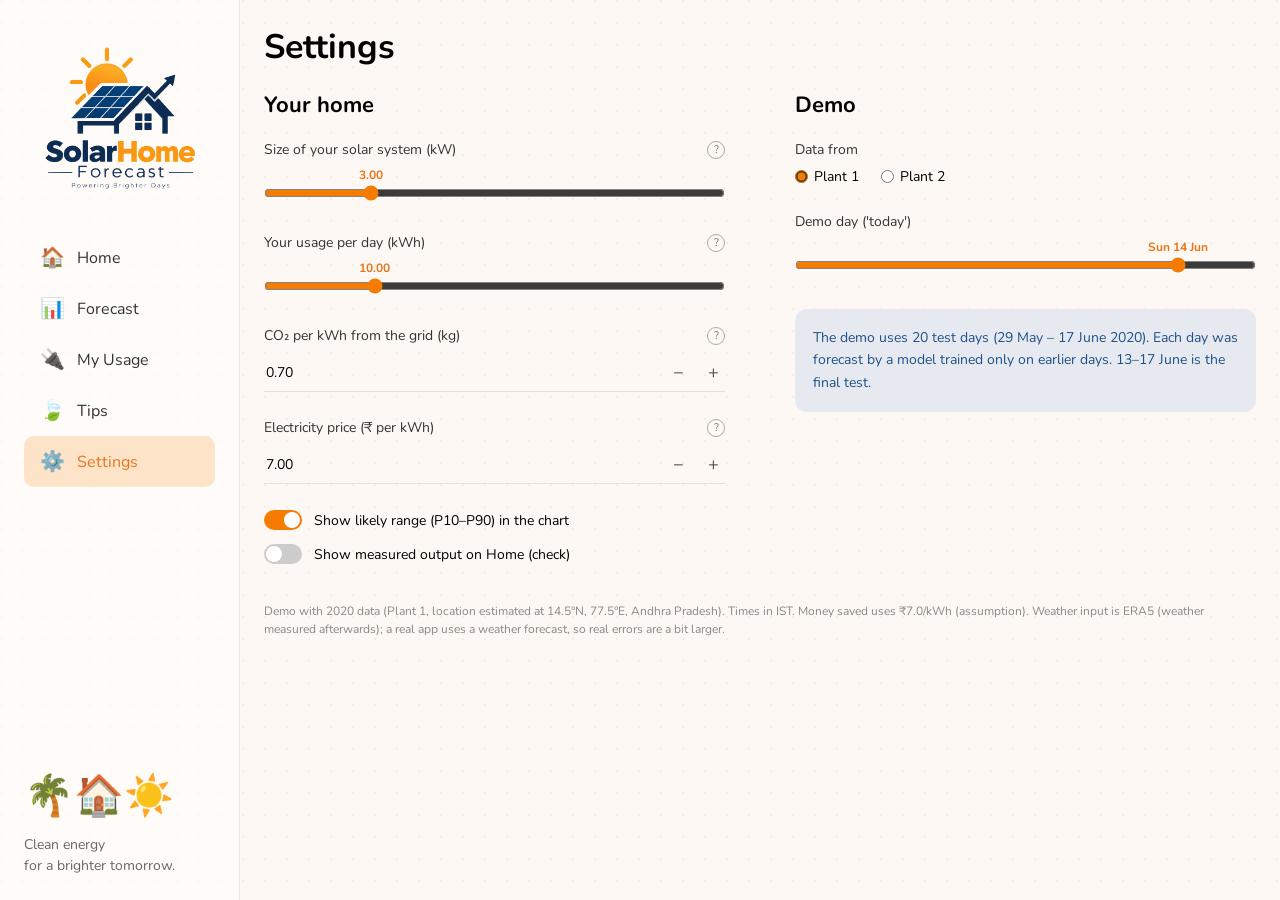
<file: settings.html>
<!DOCTYPE html>
<html lang="en">
<head>
  <meta charset="UTF-8">
  <meta name="viewport" content="width=device-width, initial-scale=1">
  <title>Settings · SolarHome</title>
  <link rel="preconnect" href="https://fonts.googleapis.com">
  <link href="https://fonts.googleapis.com/css2?family=Nunito:wght@400;600;700;800&display=swap" rel="stylesheet">
  <link rel="stylesheet" href="style.css">
</head>
<body>
  <aside class="sidebar">
    <div class="logo">
     <img class="logo-img" src="logo.png" alt="SolarHome Forecast">
    </div>
   <nav>
    <a href="index.html"><span class="ico">🏠</span>Home</a>
    <a href="forecast.html"><span class="ico">📊</span>Forecast</a>
    <a href="usage.html"><span class="ico">🔌</span>My Usage</a>
    <a href="tips.html"><span class="ico">🍃</span>Tips</a>
    <a class="active" href="settings.html"><span class="ico">⚙️</span>Settings</a>
   </nav>
    <div class="side-foot">
      <div class="scene">🌴🏠☀️</div>
      Clean energy<br>for a brighter tomorrow.
    </div>
  </aside>

  <main class="main">
    <h1 class="page-title">Settings</h1>

    <div class="settings">
      <section>
        <h2 class="sec-title">Your home</h2>

        <div class="field">
          <div class="label">Size of your solar system (kW) <span class="help" title="Total size of the panels on your roof">?</span></div>
          <div class="slider"><span class="val" id="sizeVal"></span><input type="range" id="size" min="1" max="10" step="0.25"></div>
        </div>

        <div class="field">
          <div class="label">Your usage per day (kWh) <span class="help" title="How much electricity your home uses in a day">?</span></div>
          <div class="slider"><span class="val" id="usageVal"></span><input type="range" id="usage" min="1" max="40" step="0.5"></div>
        </div>

        <div class="field">
          <div class="label">CO₂ per kWh from the grid (kg) <span class="help" title="How much CO₂ one kWh from the grid causes">?</span></div>
          <div class="num">
            <input type="number" id="co2" step="0.01" min="0">
            <button class="step" data-target="co2" data-delta="-0.01">−</button>
            <button class="step" data-target="co2" data-delta="0.01">+</button>
          </div>
        </div>

        <div class="field">
          <div class="label">Electricity price (₹ per kWh) <span class="help" title="Used to estimate the money saved">?</span></div>
          <div class="num">
            <input type="number" id="price" step="0.25" min="0">
            <button class="step" data-target="price" data-delta="-0.25">−</button>
            <button class="step" data-target="price" data-delta="0.25">+</button>
          </div>
        </div>

        <label class="toggle">
          <span class="switch"><input type="checkbox" id="showRange"><span class="knob"></span></span>
          Show likely range (P10–P90) in the chart
        </label>
        <label class="toggle">
          <span class="switch"><input type="checkbox" id="showMeasured"><span class="knob"></span></span>
          Show measured output on Home (check)
        </label>
      </section>

      <section>
        <h2 class="sec-title">Demo</h2>

        <div class="field">
          <div class="label">Data from</div>
          <div class="radios">
            <label><input type="radio" name="plant" value="Plant 1"> Plant 1</label>
            <label><input type="radio" name="plant" value="Plant 2"> Plant 2</label>
          </div>
        </div>

        <div class="field">
          <div class="label">Demo day ('today')</div>
          <div class="slider"><span class="val" id="dayVal"></span><input type="range" id="day" min="0" max="19" step="1"></div>
        </div>

        <div class="infobox">
          The demo uses 20 test days (29 May – 17 June 2020). Each day was forecast by a model trained only on earlier days. 13–17 June is the final test.
        </div>
      </section>
    </div>

    <p class="footnote" id="footnote"></p>
  </main>

  <script src="data.js"></script>
  <script>
    const KEY = 'solarhome-settings';
    const defaults = { size: 3, usage: 10, co2: 0.7, price: 7, showRange: true, showMeasured: false, plant: 'Plant 1', day: 16 };
    let S = { ...defaults };
    try { S = { ...defaults, ...JSON.parse(localStorage.getItem(KEY) || '{}') }; } catch (e) {}

    const $ = id => document.getElementById(id);
    const save = () => { try { localStorage.setItem(KEY, JSON.stringify(S)); } catch (e) {} };

    const wd = ['Sun', 'Mon', 'Tue', 'Wed', 'Thu', 'Fri', 'Sat'];
    const mo = ['Jan', 'Feb', 'Mar', 'Apr', 'May', 'Jun', 'Jul', 'Aug', 'Sep', 'Oct', 'Nov', 'Dec'];
    const dayLabel = i => {
      const d = new Date(2020, 4, 29 + i);
      return `${wd[d.getDay()]} ${d.getDate()} ${mo[d.getMonth()]}`;
    };

    function placeVal(rangeEl, valEl, text) {
      const pct = (rangeEl.value - rangeEl.min) / (rangeEl.max - rangeEl.min);
      valEl.textContent = text;
      valEl.style.left = `calc(${pct * 100}% + ${(0.5 - pct) * 16}px)`;
    }

    function render() {
      $('size').value = S.size;
      placeVal($('size'), $('sizeVal'), (+S.size).toFixed(2));
      $('usage').value = S.usage;
      placeVal($('usage'), $('usageVal'), (+S.usage).toFixed(2));
      $('day').value = S.day;
      placeVal($('day'), $('dayVal'), dayLabel(+S.day));
      $('co2').value = (+S.co2).toFixed(2);
      $('price').value = (+S.price).toFixed(2);
      $('showRange').checked = S.showRange;
      $('showMeasured').checked = S.showMeasured;
      document.querySelectorAll('input[name=plant]').forEach(r => r.checked = (r.value === S.plant));
    }

    $('size').addEventListener('input', e => { S.size = +e.target.value; save(); render(); });
    $('usage').addEventListener('input', e => { S.usage = +e.target.value; save(); render(); });
    $('day').addEventListener('input', e => { S.day = +e.target.value; save(); render(); });
    ['co2', 'price'].forEach(id => $(id).addEventListener('input', e => { S[id] = +e.target.value; save(); }));
    document.querySelectorAll('.step').forEach(b => b.addEventListener('click', () => {
      const t = b.dataset.target;
      S[t] = Math.max(0, +(+S[t] + +b.dataset.delta).toFixed(2));
      save(); render();
    }));
    $('showRange').addEventListener('change', e => { S.showRange = e.target.checked; save(); });
    $('showMeasured').addEventListener('change', e => { S.showMeasured = e.target.checked; save(); });
    document.querySelectorAll('input[name=plant]').forEach(r => r.addEventListener('change', e => { S.plant = e.target.value; save(); }));

    $('footnote').textContent = DATA.footnote;
    render();
  </script>
</body>
</html>
</file>
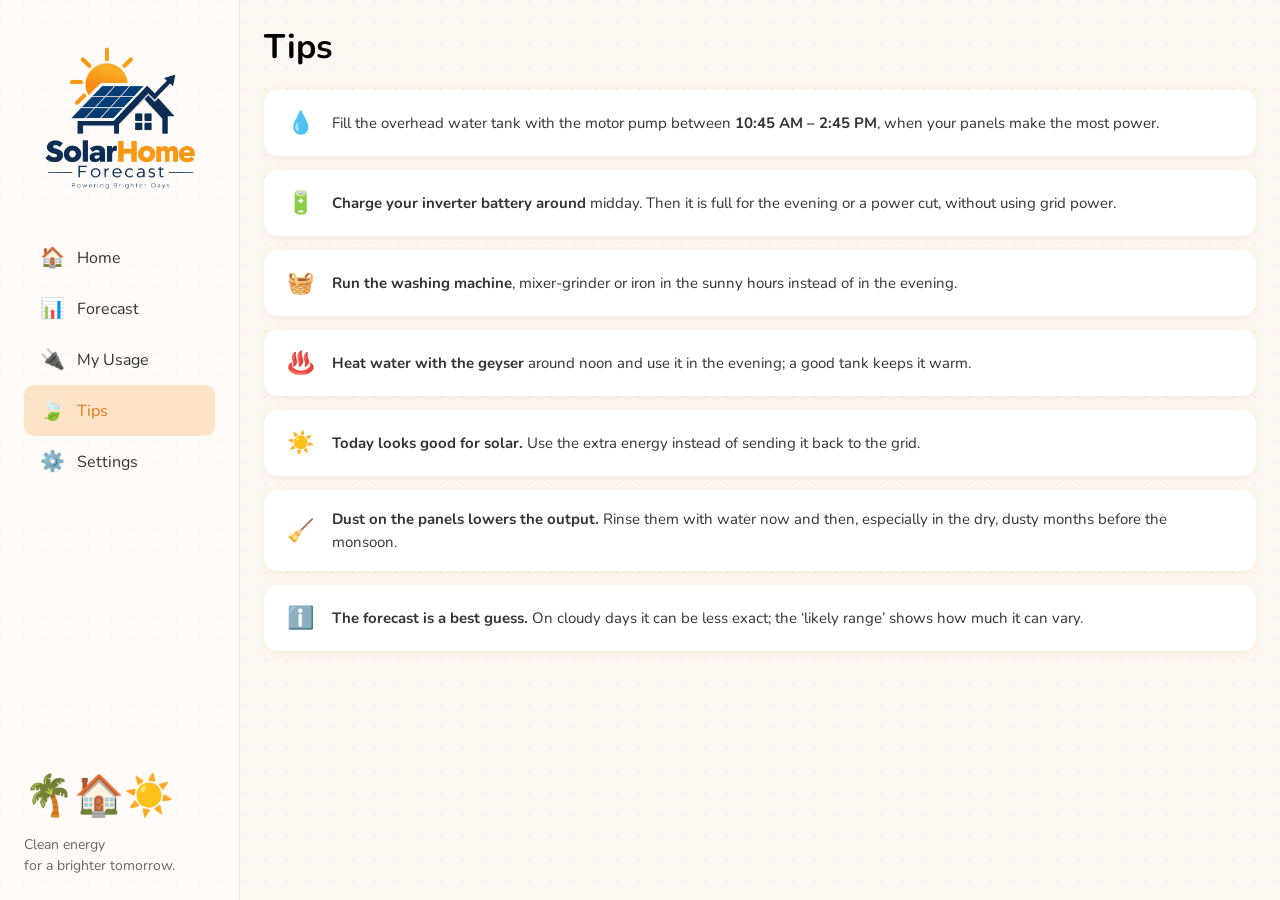
<file: tips.html>
<!DOCTYPE html>
<html lang="en">
<head>
  <meta charset="UTF-8">
  <meta name="viewport" content="width=device-width, initial-scale=1">
  <title>Tips · SolarHome</title>
  <link rel="preconnect" href="https://fonts.googleapis.com">
  <link href="https://fonts.googleapis.com/css2?family=Nunito:wght@400;600;700;800&display=swap" rel="stylesheet">
  <link rel="stylesheet" href="style.css">
</head>
<body>
  <aside class="sidebar">
    <div class="logo">
     <img class="logo-img" src="logo.png" alt="SolarHome Forecast">
    </div>
    <nav>
      <a href="index.html"><span class="ico">🏠</span>Home</a>
      <a href="forecast.html"><span class="ico">📊</span>Forecast</a>
      <a href="usage.html"><span class="ico">🔌</span>My Usage</a>
      <a class="active" href="tips.html"><span class="ico">🍃</span>Tips</a>
      <a href="settings.html"><span class="ico">⚙️</span>Settings</a>
    </nav>
    <div class="side-foot">
      <div class="scene">🌴🏠☀️</div>
      Clean energy<br>for a brighter tomorrow.
    </div>
  </aside>

  <main class="main">
    <h1 class="page-title">Tips</h1>
    <div class="tips" id="tips"></div>
  </main>

  <script src="data.js"></script>
  <script>
    document.getElementById('tips').innerHTML = TIPS.map(t =>
      `<div class="tip"><span class="tip-ico">${t.icon}</span><p>${t.text.replace('{best}', USAGE.best)}</p></div>`
    ).join('');
  </script>
</body>
</html>
</file>
<file: style.css>
* { box-sizing: border-box; margin: 0; }
body {
  display: grid;
  grid-template-columns: 240px 1fr;
  min-height: 100vh;
  font-family: Arial, sans-serif;
  background: #fdf8f3;
}
.sidebar { padding: 24px; }
.sidebar nav a {
  display: block; padding: 12px 16px;
  color: #333; text-decoration: none; border-radius: 10px;
}
.sidebar nav a.active { background: #fde3c8; color: #e8741a; }
.main { padding: 24px; }
.top { display: flex; justify-content: space-between; margin-bottom: 24px; }
.grid {
  display: grid;
  gap: 20px;
  grid-template-columns: 1fr 1fr 1fr;
  grid-template-areas:
    "chart chart cons"
    "chart chart act"
    "next  env   plan";
}
.card { background: #fff; border-radius: 16px; padding: 20px; }
.chart { grid-area: chart; }
.cons  { grid-area: cons; }
.act   { grid-area: act; background: #fff1e0; }
.next  { grid-area: next; }
.env   { grid-area: env; }
.plan  { grid-area: plan; background: #2e9e4f; color: #fff; }
.card h3 { font-size: 18px; margin-bottom: 12px; }
.big { font-size: 56px; font-weight: bold; }
.big span { font-size: 28px; }
.up { color: #2e9e4f; font-weight: bold; margin-top: 8px; }
.big2 { font-size: 36px; font-weight: bold; }
.big2 span { font-size: 20px; }
.sub { color: #777; font-size: 13px; margin-top: 6px; }
.cons { background: #eef7f0; }
.charge { font-size: 40px; font-weight: bold; color: #e8741a; }
.time { color: #e8741a; font-size: 18px; margin-top: 4px; }
.days { display: flex; justify-content: space-between; text-align: center; gap: 8px; }
.day b, .day small { display: block; }
.day small { color: #777; font-size: 12px; }
.emoji { font-size: 28px; margin: 6px 0; }
.kwh { font-weight: bold; font-size: 13px; }
.co2 { font-size: 32px; font-weight: bold; }
.co2 span { font-size: 18px; }
.plan .sub { color: #d8f0df; }
.chart-box { height: 260px; margin-top: 16px; }
.chart-head { display: flex; justify-content: space-between; align-items: center; }
.chart-head h3 { margin-bottom: 0; }
.tabs { display: flex; border: 1px solid #f0d9c0; border-radius: 10px; overflow: hidden; }
.tab { border: none; background: #fff; padding: 8px 16px; cursor: pointer; color: #555; font-size: 14px; }
.tab.active { background: #f5923e; color: #fff; }
.info { display: flex; align-items: center; gap: 20px; }
.info-item { display: flex; align-items: center; gap: 10px; padding-right: 20px; border-right: 1px solid #eadfd3; }
.info-item b, .info-item small { display: block; }
.info-item small { color: #777; font-size: 13px; }
.pin { font-size: 24px; }
.wx { font-size: 32px; }
.avatar { width: 44px; height: 44px; border-radius: 50%; background: #eee; display: flex; align-items: center; justify-content: center; font-size: 20px; }
.info-item:nth-child(2) { border-right: none; }
.sidebar { display: flex; flex-direction: column; }
.logo { text-align: center; margin-bottom: 28px; }
.logo-icon { font-size: 40px; }
.logo-name { font-size: 30px; font-weight: bold; color: #1f3a6b; }
.logo-name span { color: #e8741a; }
.logo-sub { font-size: 20px; color: #1f3a6b; letter-spacing: 1px; }
.logo-tag { font-size: 11px; color: #777; margin-top: 4px; }
.sidebar nav a { display: flex; align-items: center; gap: 12px; }
.ico { font-size: 20px; }
.side-foot { margin-top: auto; color: #666; font-size: 14px; line-height: 1.5; }
.card { position: relative; }
.arrow { position: absolute; right: 22px; top: 18px; font-size: 32px; color: #e8741a; }
.plan .arrow { top: 50%; transform: translateY(-50%); color: #fff; }
.card { box-shadow: 0 2px 10px rgba(180, 140, 100, 0.12); }
.card h3 { font-size: 16px; }
.charge { font-size: 48px; }
.cons .big2 { color: #1b1b1b; }
.next, .env { min-height: 160px; }
.plan h3 { font-size: 20px; }
.plan .sub { font-size: 15px; }
.battery { font-size: 70px; text-align: center; margin-top: 10px; }
.sun { font-size: 34px; margin-right: 6px; }
.env-body { display: flex; align-items: center; gap: 20px; margin-top: 8px; }
.tree { font-size: 64px; }
.layout { display: grid; grid-template-columns: 1fr 300px; gap: 20px; align-items: start; }
.left, .right { display: flex; flex-direction: column; gap: 20px; }
.bottom { display: grid; grid-template-columns: 1fr 1fr; gap: 20px; }
.weather { background: #eaf3f8; }
.wx-big { font-size: 26px; font-weight: bold; margin-top: 4px; }
.env-body { display: flex; align-items: center; gap: 20px; margin-top: 8px; }
.tree { font-size: 64px; }
.next, .env { grid-area: auto; }
.badge { background: #d9eef2; color: #1b6f7a; font-size: 12px; padding: 3px 10px; border-radius: 20px; margin-left: 8px; }
.down { color: #d9362b; font-weight: bold; margin-top: 8px; }
.down span { color: #555; font-weight: normal; }
.range { color: #777; font-size: 13px; margin-top: 6px; }
.pill { display: inline-block; background: #fde9c4; color: #8a5a00; font-size: 13px; padding: 6px 12px; border-radius: 20px; margin-top: 10px; }
.footnote { color: #888; font-size: 12px; margin-top: 24px; line-height: 1.5; }
.plan { background: linear-gradient(135deg, #1f7f8c, #0f5a66); padding-right: 56px; }
.plan .sub { color: #e3f4f6; }
.garland {
  height: 18px; margin: -24px -24px 14px; border-top: 2px solid #d9b98a;
  background:
    radial-gradient(ellipse 4px 8px at 10px 10px, #f5923e 98%, transparent) 0 0 / 40px 18px repeat-x,
    radial-gradient(ellipse 4px 8px at 30px 10px, #5aa845 98%, transparent) 0 0 / 40px 18px repeat-x;
}
body { background: radial-gradient(circle at 1px 1px, rgba(232,160,100,0.14) 1px, transparent 0) 0 0 / 22px 22px, #fdf8f3; }
.sidebar { background: rgba(255,255,255,0.55); border-right: 1px solid #f0e4d6; }
.scene { font-size: 56px; margin-bottom: 8px; }
.scene { font-size: 40px; white-space: nowrap; }
.up span { color: #555; font-weight: normal; }
body, button { font-family: 'Nunito', Arial, sans-serif; }
.page-title { font-size: 34px; margin-bottom: 8px; }
.page-desc { color: #777; font-size: 14px; line-height: 1.5; max-width: 900px; margin-bottom: 20px; }
.fc-box { height: 420px; }
.stats { display: grid; grid-template-columns: repeat(4, 1fr); gap: 24px; margin: 18px 0 20px; }
.stat small { display: block; color: #666; font-size: 14px; margin-bottom: 6px; }
.stat b { font-size: 34px; font-weight: 600; }
.us-box { height: 380px; }
.us-note { color: #555; font-size: 14px; margin-top: 14px; }
.sec-title { font-size: 22px; margin-bottom: 20px; }
.settings { display: grid; grid-template-columns: 1fr 1fr; gap: 70px; max-width: 1100px; margin-top: 20px; }
.field { margin-bottom: 26px; }
.label { display: flex; justify-content: space-between; align-items: center; font-size: 14px; color: #333; margin-bottom: 8px; }
.help { width: 18px; height: 18px; border: 1px solid #aaa; border-radius: 50%; font-size: 11px; display: inline-flex; align-items: center; justify-content: center; color: #777; cursor: help; }
.slider { position: relative; padding-top: 18px; }
.slider .val { position: absolute; top: 0; transform: translateX(-50%); color: #e8741a; font-size: 12px; font-weight: 700; white-space: nowrap; }
.slider input[type=range] { width: 100%; accent-color: #f57c00; }
.num { display: flex; align-items: center; gap: 12px; border-bottom: 1px solid #eadfd3; padding: 6px 0; }
.num input { flex: 1; border: none; background: transparent; font-size: 14px; outline: none; font-family: inherit; }
.step { border: none; background: none; font-size: 18px; cursor: pointer; color: #555; }
.toggle { display: flex; align-items: center; gap: 12px; font-size: 14px; margin: 14px 0; cursor: pointer; }
.switch { position: relative; width: 38px; height: 20px; flex-shrink: 0; }
.switch input { opacity: 0; width: 0; height: 0; }
.switch .knob { position: absolute; inset: 0; background: #ccc; border-radius: 20px; transition: 0.2s; }
.switch .knob::before { content: ''; position: absolute; width: 16px; height: 16px; left: 2px; top: 2px; background: #fff; border-radius: 50%; transition: 0.2s; }
.switch input:checked + .knob { background: #f57c00; }
.switch input:checked + .knob::before { transform: translateX(18px); }
.radios { display: flex; gap: 22px; font-size: 14px; }
.radios label { display: flex; align-items: center; gap: 6px; cursor: pointer; }
.radios input { accent-color: #f57c00; }
.infobox { background: #e6eaf0; color: #1f4f8a; border-radius: 12px; padding: 18px; font-size: 14px; line-height: 1.6; margin-top: 30px; }
.tips { display: flex; flex-direction: column; gap: 14px; max-width: 1000px; margin-top: 20px; }
.tip { display: flex; align-items: center; gap: 18px; background: #fff; border-radius: 14px; padding: 18px 22px; box-shadow: 0 2px 10px rgba(180, 140, 100, 0.12); }
.tip-ico { font-size: 22px; width: 28px; text-align: center; flex-shrink: 0; }
.tip p { font-size: 15px; line-height: 1.5; color: #333; }
.logo-img { display: block; width: 100%; max-width: 180px; height: auto; margin: 0 auto; mix-blend-mode: multiply; }
</file>
